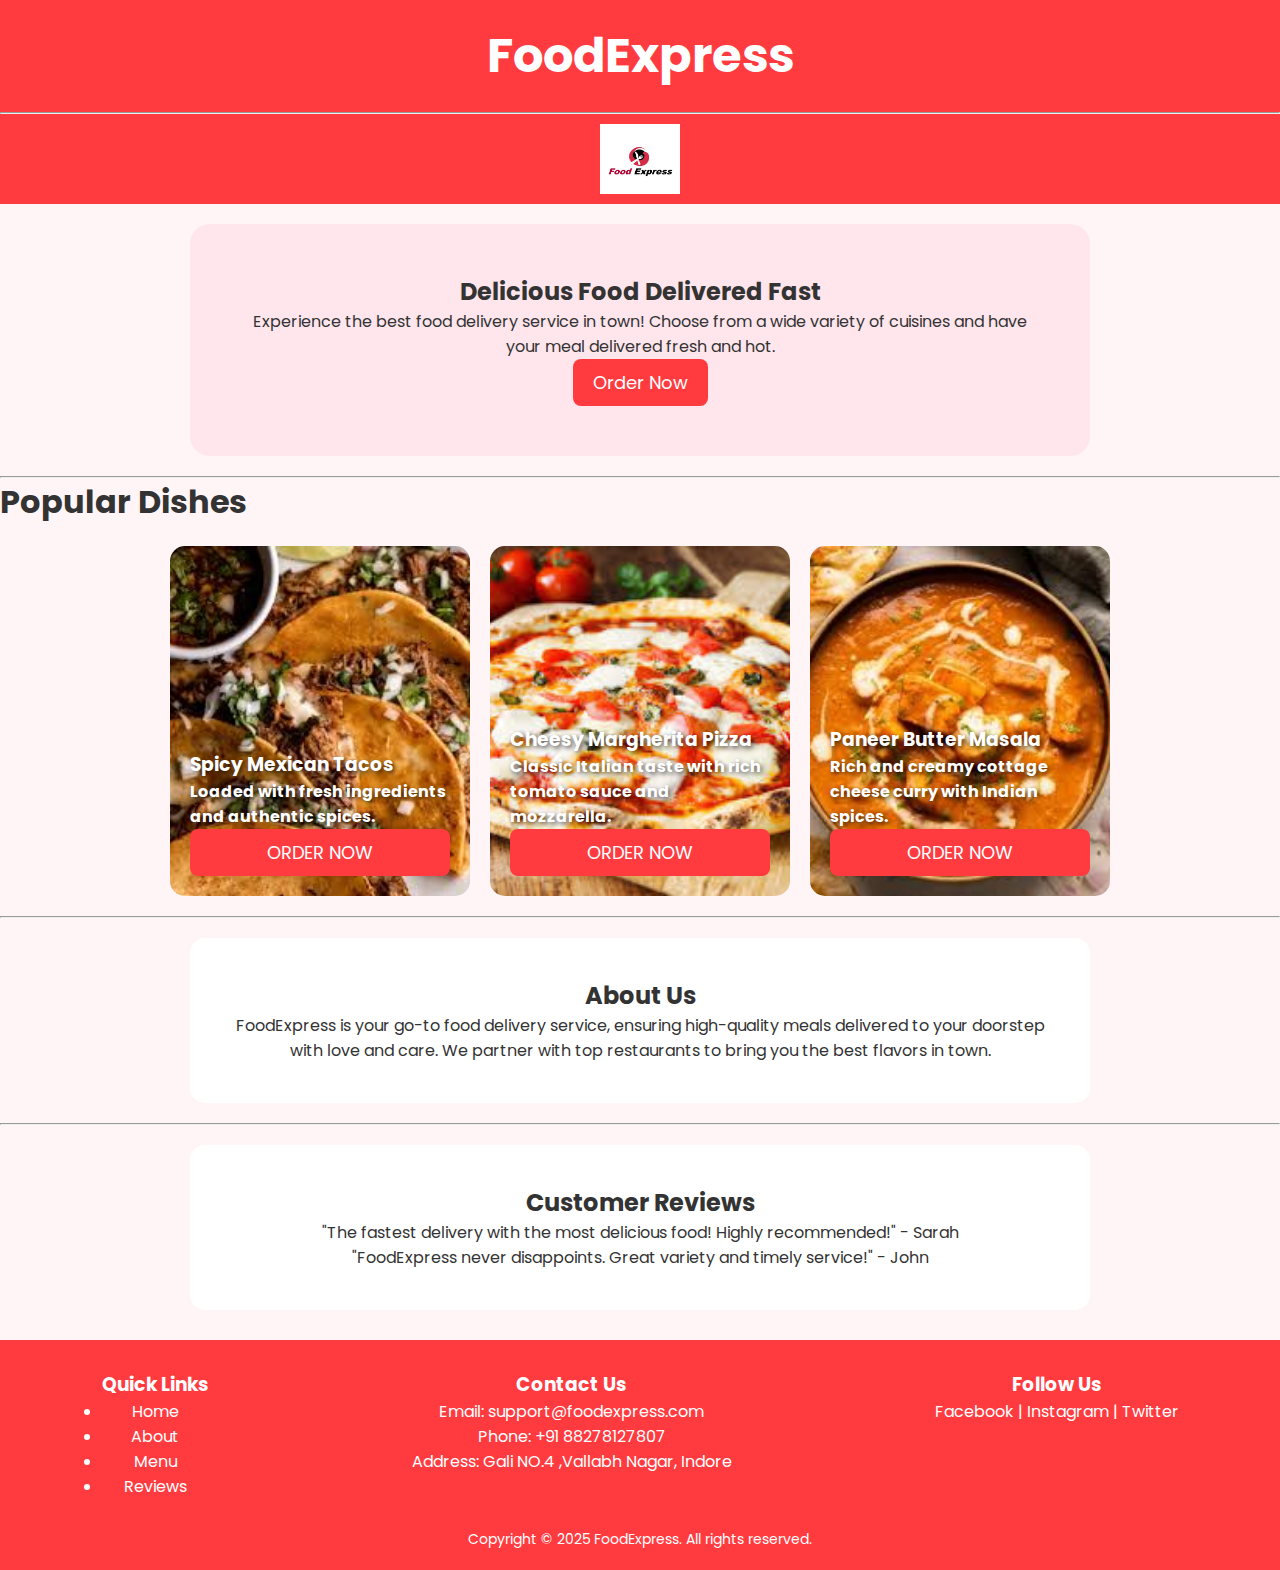
<file: index.html>
<!DOCTYPE html>
<html lang="en">
<head>
    <link rel="stylesheet" href="styles.css">
    <link href="https://fonts.googleapis.com/css2?family=Poppins:wght@300;400;600&display=swap" rel="stylesheet">
</head>
<body>
    <header>
        <h1 id="brand">FoodExpress</h1>
    </header>
    <hr>
    <nav id="navbar">
        <img src="food-logo.jpg" alt="FoodExpress Logo">
    </nav>
    <div id="hero-section">
        <h2>Delicious Food Delivered Fast</h2>
        <p>Experience the best food delivery service in town! Choose from a wide variety of cuisines and have your meal delivered fresh and hot.</p>
        <button class="btn" onclick="location.href='menu.html'">Order Now</button>
    </div>
    <hr>
    <h1 id="featured">Popular Dishes</h1>
    <div id="menu-container">
        <div class="dish" style="background-image: url('dish1.jpg');">
            <h3>Spicy Mexican Tacos</h3>
            <p>Loaded with fresh ingredients and authentic spices.</p>
            <button class="btn" onclick="location.href='menu.html'">ORDER NOW</button>
        </div>
        <div class="dish" style="background-image: url('dish2.jpg');">
            <h3>Cheesy Margherita Pizza</h3>
            <p>Classic Italian taste with rich tomato sauce and mozzarella.</p>
            <button class="btn" onclick="location.href='menu.html'">ORDER NOW</button>
        </div>
        <div class="dish" style="background-image: url('dish3.jpg');">
            <h3>Paneer Butter Masala</h3>
            <p>Rich and creamy cottage cheese curry with Indian spices.</p>
            <button class="btn" onclick="location.href='menu.html'">ORDER NOW</button>
        </div>
    </div>
    <hr>
    <section id="about-us">
        <h2>About Us</h2>
        <p>FoodExpress is your go-to food delivery service, ensuring high-quality meals delivered to your doorstep with love and care. We partner with top restaurants to bring you the best flavors in town.</p>
    </section>
    <hr>
    <section id="testimonials">
        <h2>Customer Reviews</h2>
        <p>"The fastest delivery with the most delicious food! Highly recommended!" - Sarah</p>
        <p>"FoodExpress never disappoints. Great variety and timely service!" - John</p>
    </section>
    <footer>
        <div class="footer-container">
            <div class="footer-section">
                <h3>Quick Links</h3>
                <ul>
                    <li><a href="#">Home</a></li>
                    <li><a href="#about-us">About</a></li>
                    <li><a href="#menu-container">Menu</a></li>
                    <li><a href="#testimonials">Reviews</a></li>
                </ul>
            </div>
            <div class="footer-section">
                <h3>Contact Us</h3>
                <p>Email: support@foodexpress.com</p>
                <p>Phone: +91 88278127807</p>
                <p>Address: Gali NO.4 ,Vallabh Nagar, Indore</p>
            </div>
            <div class="footer-section">
                <h3>Follow Us</h3>
                <p><a href="#">Facebook</a> | <a href="#">Instagram</a> | <a href="#">Twitter</a></p>
            </div>
        </div>
        <p class="footer-bottom">Copyright &copy; 2025 FoodExpress. All rights reserved.</p>
    </footer>
</body>
</html>
</file>
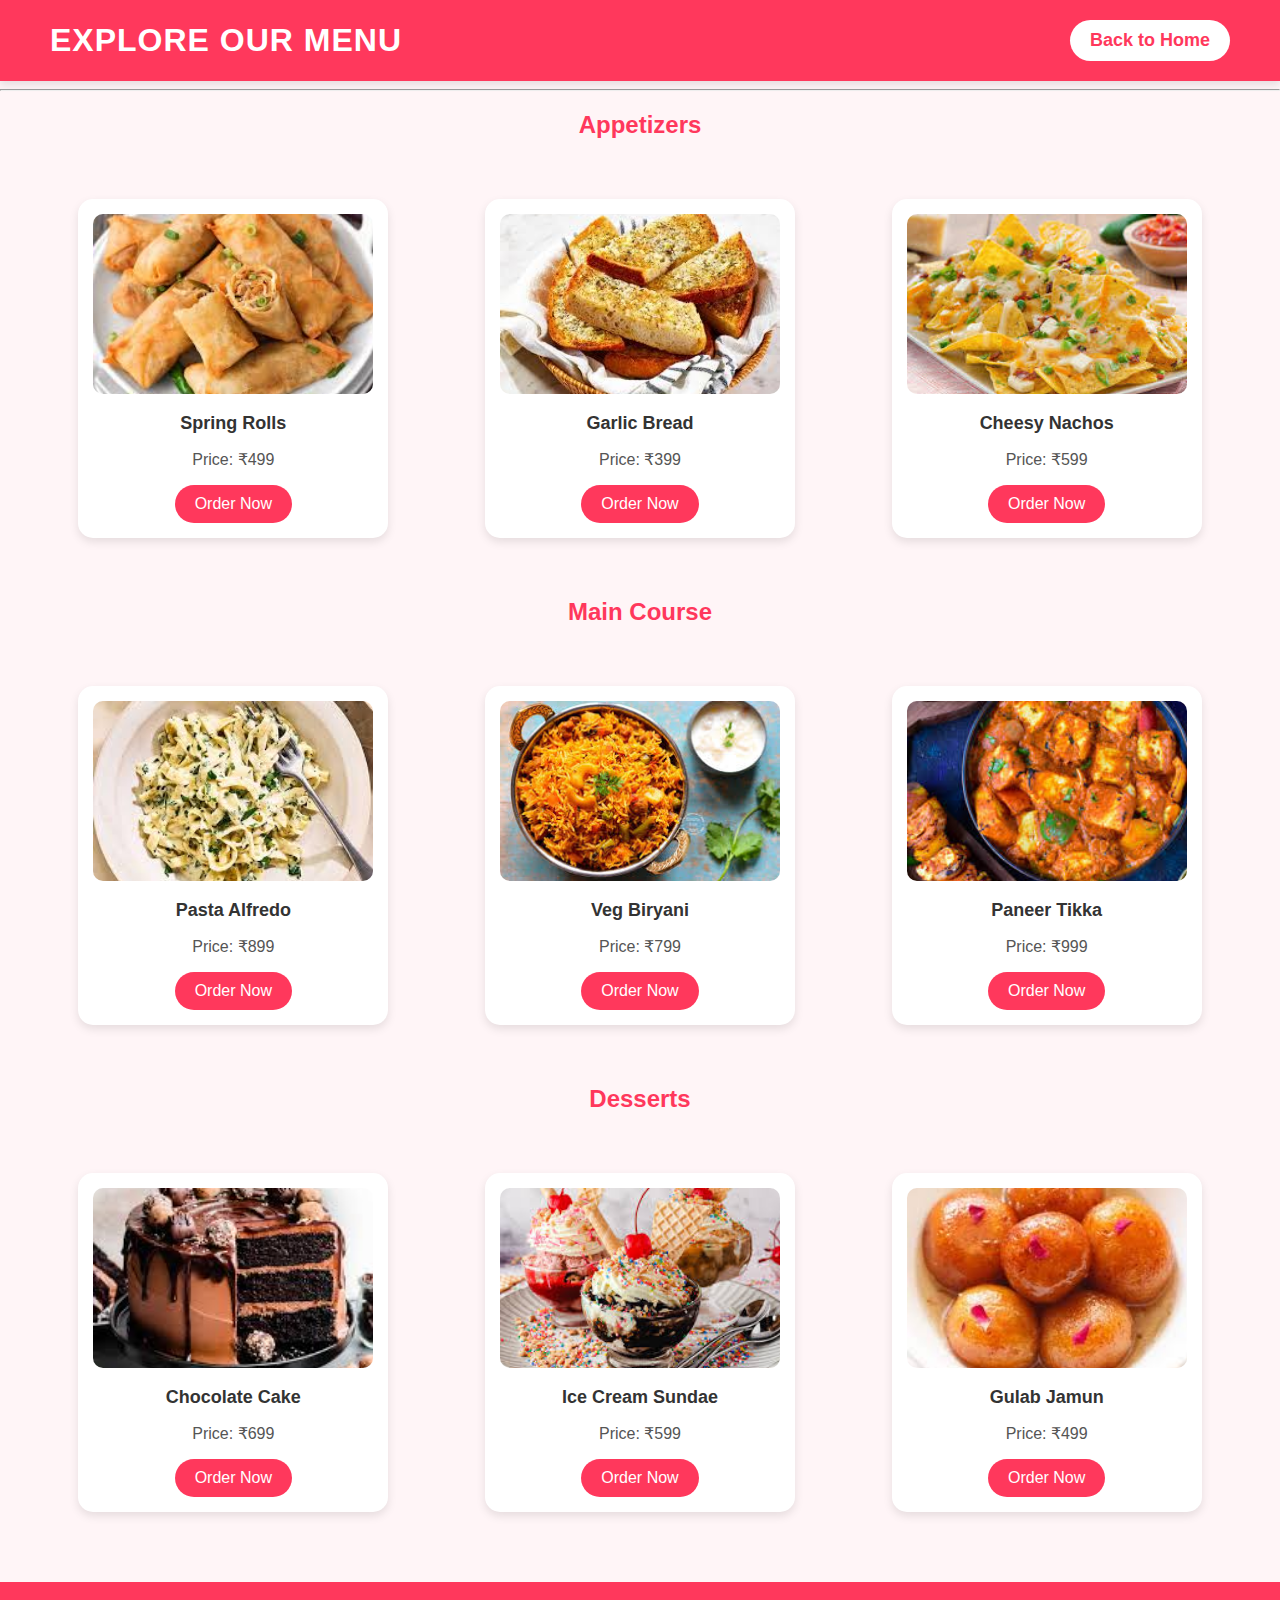
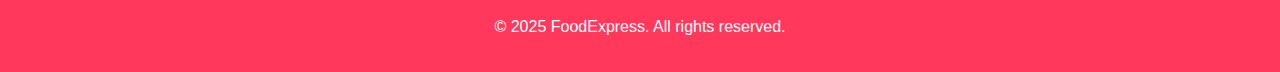
<file: menu.html>
<!DOCTYPE html>
<html lang="en">
<head>
    <link rel="stylesheet" href="styles2.css">
    <title>Menu - FoodExpress</title>
</head>
<body>
    <header>
        <h1>Explore Our Menu</h1>
        <a href="index.html" class="btn">Back to Home</a>
    </header>
    <hr>
    
    <h2>Appetizers</h2>
    <div class="menu-container">
        <div class="menu-item">
            <img src="appetizer1.jpg" alt="Spring Rolls">
            <h3>Spring Rolls</h3>
            <p>Price: ₹499</p>
            <button class="btn">Order Now</button>
        </div>
        <div class="menu-item">
            <img src="appetizer2.jpg" alt="Garlic Bread">
            <h3>Garlic Bread</h3>
            <p>Price: ₹399</p>
            <button class="btn">Order Now</button>
        </div>
        <div class="menu-item">
            <img src="appetizer3.jpg" alt="Nachos">
            <h3>Cheesy Nachos</h3>
            <p>Price: ₹599</p>
            <button class="btn">Order Now</button>
        </div>
    </div>
    
    <h2>Main Course</h2>
    <div class="menu-container">
        <div class="menu-item">
            <img src="main1.jpg" alt="Pasta Alfredo">
            <h3>Pasta Alfredo</h3>
            <p>Price: ₹899</p>
            <button class="btn">Order Now</button>
        </div>
        <div class="menu-item">
            <img src="main2.jpg" alt="Veg Biryani">
            <h3>Veg Biryani</h3>
            <p>Price: ₹799</p>
            <button class="btn">Order Now</button>
        </div>
        <div class="menu-item">
            <img src="main3.jpg" alt="Paneer Tikka">
            <h3>Paneer Tikka</h3>
            <p>Price: ₹999</p>
            <button class="btn">Order Now</button>
        </div>
    </div>
    
    <h2>Desserts</h2>
    <div class="menu-container">
        <div class="menu-item">
            <img src="desserts1.jpg" alt="Chocolate Cake">
            <h3>Chocolate Cake</h3>
            <p>Price: ₹699</p>
            <button class="btn">Order Now</button>
        </div>
        <div class="menu-item">
            <img src="desserts2.jpg" alt="Ice Cream Sundae">
            <h3>Ice Cream Sundae</h3>
            <p>Price: ₹599</p>
            <button class="btn">Order Now</button>
        </div>
        <div class="menu-item">
            <img src="desserts3.jpg" alt="Gulab Jamun">
            <h3>Gulab Jamun</h3>
            <p>Price: ₹499</p>
            <button class="btn">Order Now</button>
        </div>
    </div>
    
    <footer>
        <p>&copy; 2025 FoodExpress. All rights reserved.</p>
    </footer>
</body>
</html>
</file>
<file: styles2.css>
/* General Styles */
body {
    font-family: 'Poppins', sans-serif;
    background-color: #fff5f7;
    color: #333;
    margin: 0;
    padding: 0;
}

/* Header */
header {
    background-color: #ff385c;
    color: white;
    display: flex;
    justify-content: space-between;
    align-items: center;
    padding: 20px 50px;
    box-shadow: 0 4px 8px rgba(0, 0, 0, 0.1);
}

header h1 {
    margin: 0;
    font-size: 32px;
    font-weight: bold;
    text-transform: uppercase;
    letter-spacing: 1px;
}

header .btn {
    background-color: white;
    color: #ff385c;
    padding: 10px 20px;
    border-radius: 25px;
    font-size: 18px;
    text-decoration: none;
    font-weight: bold;
    transition: background-color 0.3s ease;
}

header .btn:hover {
    background-color: #ffccd5;
}

/* Navbar */
#navbar {
    display: flex;
    justify-content: center;
    padding: 15px 0;
    background: white;
}

#navbar img {
    width: 120px;
}

/* Hero Section */
#hero-section {
    text-align: center;
    padding: 50px;
    background: linear-gradient(to right, #ff4b2b, #ff416c);
    color: white;
    animation: fadeIn 1.5s;
}

/* Buttons */
.btn {
    background-color: #ff385c;
    color: white;
    border: none;
    padding: 10px 20px;
    cursor: pointer;
    font-size: 16px;
    border-radius: 25px;
    transition: transform 0.3s ease, background-color 0.3s ease;
}

.btn:hover {
    background-color: #e02d50;
    transform: scale(1.05);
}

/* Menu Grid Layout */
.menu-container {
    display: grid;
    grid-template-columns: repeat(3, 1fr);
    gap: 20px;
    padding: 40px;
    justify-items: center;
}

.menu-item {
    background: white;
    padding: 15px;
    border-radius: 15px;
    box-shadow: 0px 4px 10px rgba(0, 0, 0, 0.1);
    text-align: center;
    transition: transform 0.3s ease;
    width: 280px;
}

.menu-item:hover {
    transform: scale(1.05);
}

.menu-item img {
    width: 100%;
    height: 180px;
    object-fit: cover;
    border-radius: 10px;
}

.menu-item h3 {
    margin: 15px 0 10px;
    font-size: 18px;
}

.menu-item p {
    font-size: 16px;
    color: #555;
}


/* Section Headings */
h2 {
    text-align: center;
    color: #ff385c;
    margin-top: 20px;
    font-size: 24px;
}

/* Footer */
footer {
    background-color: #ff385c;
    color: white;
    text-align: center;
    padding: 20px 0;
    margin-top: 30px;
}

.footer-container {
    display: flex;
    justify-content: space-around;
    flex-wrap: wrap;
    padding: 10px;
}

.footer-section {
    width: 250px;
}

.footer-bottom {
    margin-top: 10px;
    font-size: 14px;
}

/* Animations */
@keyframes fadeIn {
    from {
        opacity: 0;
    }
    to {
        opacity: 1;
    }
}
</file>
<file: styles.css>
/* Filename - styles.css */

/* CSS Reset */
* {
    margin: 0;
    padding: 0;
    box-sizing: border-box;
    font-family: 'Poppins', sans-serif;
}

body {
    background-color: #fff5f7;
    color: #333;
}

/* Header */
header {
    background-color: #ff3b3f;
    color: white;
    text-align: center;
    padding: 20px 0;
    font-size: 24px;
    font-weight: bold;
    animation: fadeIn 1.5s ease-in-out;
}

/* Navbar */
#navbar {
    display: flex;
    justify-content: center;
    background-color: #ff3b3f;
    padding: 10px 0;
}

#navbar img {
    width: 80px;
    height: auto;
    animation: bounce 2s infinite;
}

/* Hero Section */
#hero-section {
    text-align: center;
    padding: 50px;
    background-color: #ffe5ec;
    border-radius: 20px;
    margin: 20px auto;
    width: 90%;
    max-width: 900px;
    animation: slideIn 1s ease-in-out;
}

.btn {
    background-color: #ff3b3f;
    color: white;
    border: none;
    padding: 10px 20px;
    font-size: 18px;
    border-radius: 8px;
    cursor: pointer;
    transition: background 0.3s, transform 0.2s;
}

.btn:hover {
    background-color: #d32f2f;
    transform: scale(1.05);
}

/* Menu Section */
#menu-container {
    display: flex;
    justify-content: center;
    flex-wrap: wrap;
    gap: 20px;
    padding: 20px;
    animation: fadeIn 1s ease-in-out;
}

.dish {
    width: 300px;
    height: 350px;
    background-size: cover;
    background-position: center;
    display: flex;
    flex-direction: column;
    justify-content: flex-end;
    padding: 20px;
    color: white;
    font-weight: bold;
    text-shadow: 2px 2px 5px rgba(0,0,0,0.7);
    border-radius: 15px;
    transition: transform 0.3s, box-shadow 0.3s;
}

.dish:hover {
    transform: scale(1.05);
    box-shadow: 0px 10px 20px rgba(0,0,0,0.3);
}

/* About Us */
#about-us, #testimonials {
    text-align: center;
    padding: 40px;
    background-color: #fff;
    margin: 20px auto;
    width: 90%;
    max-width: 900px;
    border-radius: 15px;
    animation: fadeIn 1.5s ease-in-out;
}

/* Footer */
footer {
    background-color: #ff3b3f;
    color: white;
    text-align: center;
    padding: 20px 0;
    margin-top: 30px;
}

.footer-container {
    display: flex;
    justify-content: space-around;
    flex-wrap: wrap;
}

.footer-section {
    margin: 10px;
}

.footer-section a {
    color: white;
    text-decoration: none;
}

.footer-bottom {
    margin-top: 20px;
    font-size: 14px;
}

/* Animations */
@keyframes fadeIn {
    from { opacity: 0; }
    to { opacity: 1; }
}

@keyframes slideIn {
    from { transform: translateY(-30px); opacity: 0; }
    to { transform: translateY(0); opacity: 1; }
}

@keyframes bounce {
    0%, 100% { transform: translateY(0); }
    50% { transform: translateY(-10px); }
}

/* Menu Page Styles */
.menu-container {
    display: grid;
    grid-template-columns: repeat(auto-fit, minmax(300px, 1fr));
    gap: 20px;
    padding: 20px;
    text-align: center;
}

.menu-item {
    background-color: #ffe5ec;
    padding: 15px;
    border-radius: 10px;
    transition: transform 0.3s;
}

.menu-item:hover {
    transform: scale(1.05);
}

.menu-item img {
    width: 100%;
    border-radius: 10px;
}

.menu-item .btn {
    margin-top: 10px;
}
</file>
